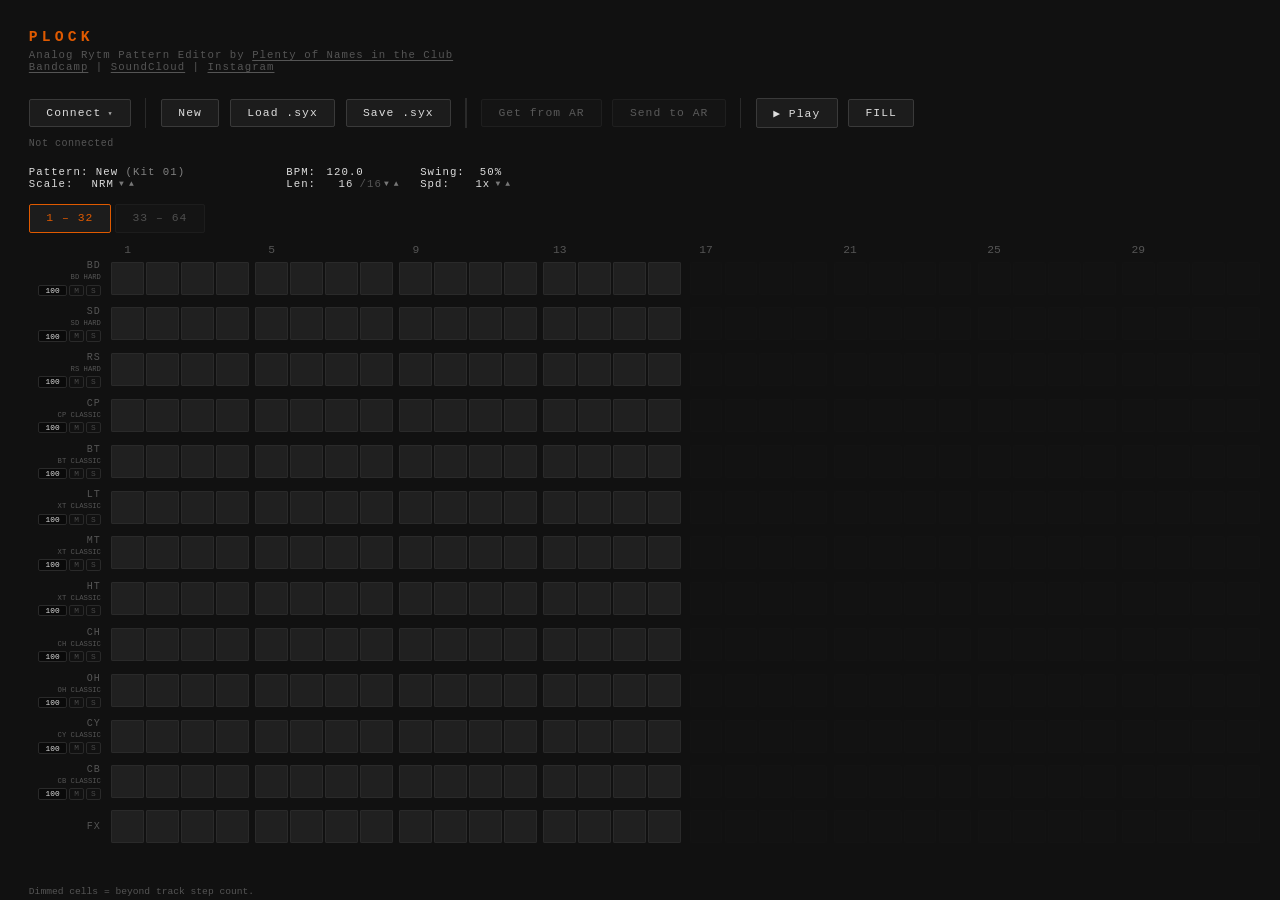
<file: index.html>
<!DOCTYPE html>
<html lang="en">
<head>
  <meta charset="UTF-8">
  <meta name="viewport" content="width=device-width, initial-scale=1.0">
  <meta name="robots" content="noindex, nofollow">
  <meta http-equiv="refresh" content="0; url=plock.html">
  <title>Plock — Analog Rytm Pattern Editor</title>
  <link rel="canonical" href="plock.html">
</head>
<body>
  <p>Redirecting to <a href="plock.html">PLOCK</a>&hellip;</p>
</body>
</html>
</file>
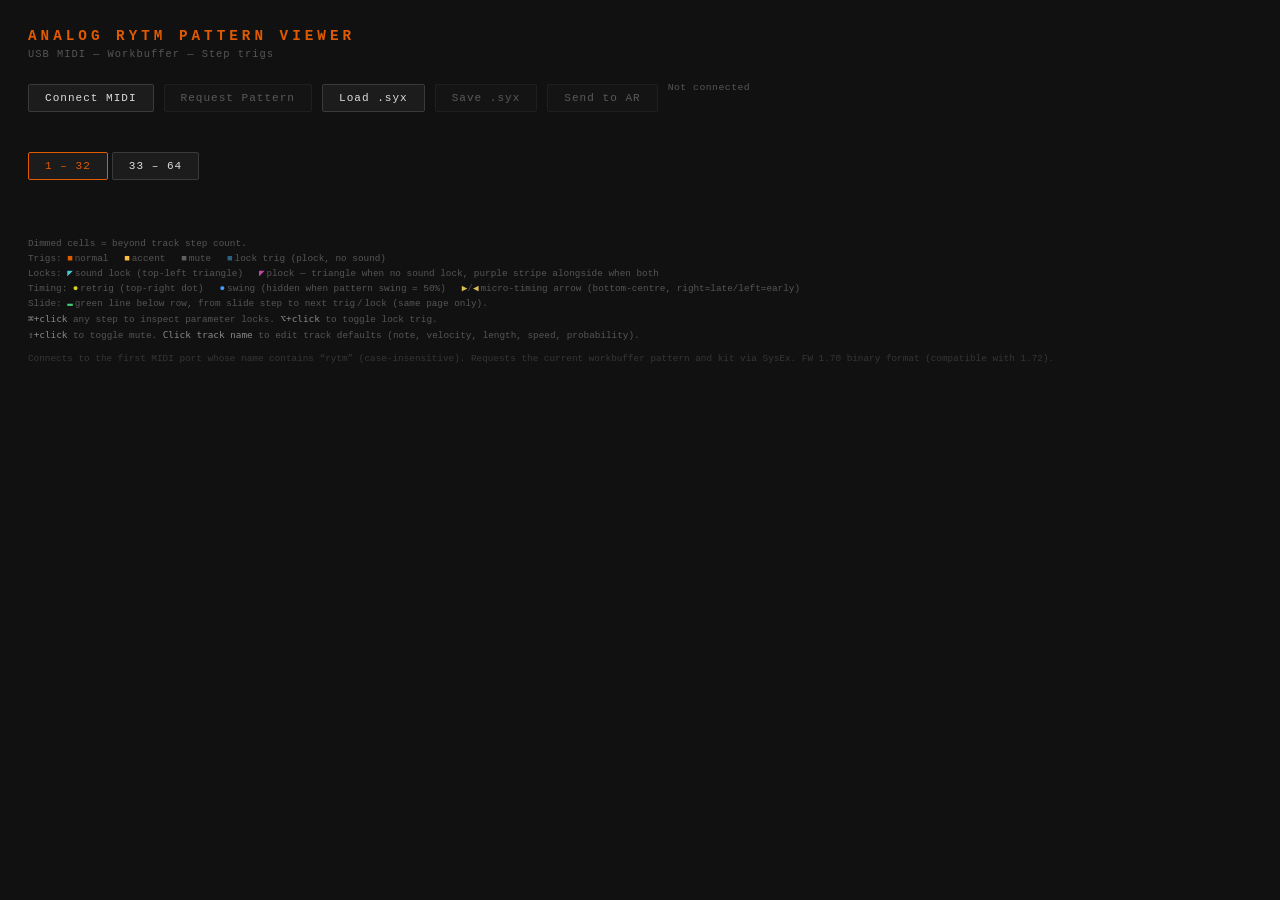
<file: pattern_viewer.html>
<!DOCTYPE html>
<html lang="en">
<head>
  <meta charset="UTF-8">
  <meta name="viewport" content="width=device-width, initial-scale=1.0">
  <title>Analog Rytm Pattern Viewer</title>
  <link rel="stylesheet" href="style.css">
</head>
<body>

  <h1>Analog Rytm Pattern Viewer</h1>
  <div class="subtitle">USB MIDI &mdash; Workbuffer &mdash; Step trigs</div>

  <div class="controls">
    <button id="btn-connect">Connect MIDI</button>
    <button id="btn-refresh" disabled>Request Pattern</button>
    <button id="btn-load-syx">Load .syx</button>
    <button id="btn-save-syx" disabled>Save .syx</button>
    <button id="btn-send" disabled>Send to AR</button>
    <input type="file" id="syx-file" accept=".syx" hidden>
    <div id="status">Not connected</div>
  </div>

  <div id="pattern-meta"></div>

  <div class="page-ctrl">
    <button id="btn-page0" class="page-btn active">1 &ndash; 32</button>
    <button id="btn-page1" class="page-btn">33 &ndash; 64</button>
  </div>

  <div id="grid-wrap">
    <div class="grid" id="grid"></div>
  </div>

  <div class="note">
    Dimmed cells = beyond track step count.<br>
    Trigs:
      <span style="color:#e05a00">&#9632;</span>&thinsp;normal &ensp;
      <span style="color:#ffbb44">&#9632;</span>&thinsp;accent &ensp;
      <span style="color:#606060">&#9632;</span>&thinsp;mute &ensp;
      <span style="color:#2a6080">&#9632;</span>&thinsp;lock trig (plock, no sound)<br>
    Locks:
      <span style="color:#44ccdd">&#9700;</span>&thinsp;sound lock (top-left triangle) &ensp;
      <span style="color:#cc44aa">&#9700;</span>&thinsp;plock — triangle when no sound lock, purple stripe alongside when both<br>
    Timing:
      <span style="color:#ddcc22">&#9679;</span>&thinsp;retrig (top-right dot) &ensp;
      <span style="white-space:nowrap"><span style="color:#4499ff">&#9679;</span>&thinsp;swing</span> (hidden when pattern swing = 50%) &ensp;
      <span style="color:rgba(255,220,100,0.85)">&#9654;</span>/<span style="color:rgba(255,220,100,0.85)">&#9664;</span>&thinsp;micro-timing arrow (bottom-centre, right=late/left=early)<br>
    Slide: <span style="color:#44cc77">&#9644;</span>&thinsp;green line below row, from slide step to next trig&thinsp;/&thinsp;lock (same page only).<br>
    <kbd style="color:#888">&#8984;+click</kbd> any step to inspect parameter locks.
    <kbd style="color:#888">&#8997;+click</kbd> to toggle lock trig.<br>
    <kbd style="color:#888">&#8679;+click</kbd> to toggle mute.
    <kbd style="color:#888">Click track name</kbd> to edit track defaults (note, velocity, length, speed, probability).
    <div style="margin-top:8px; opacity:0.55">
      Connects to the first MIDI port whose name contains &ldquo;rytm&rdquo; (case-insensitive).
      Requests the current workbuffer pattern and kit via SysEx. FW 1.70 binary format (compatible with 1.72).
      <div id="port-info"></div>
    </div>
  </div>

  <script src="ar-state.js"></script>
  <script src="ar-constants.js"></script>
  <script src="ar-sysex.js"></script>
  <script src="ar-editor.js"></script>
  <script src="ar-midi.js"></script>
  <script>
    AR.initUI();
    AR.midi.init();
  </script>
</body>
</html>
</file>
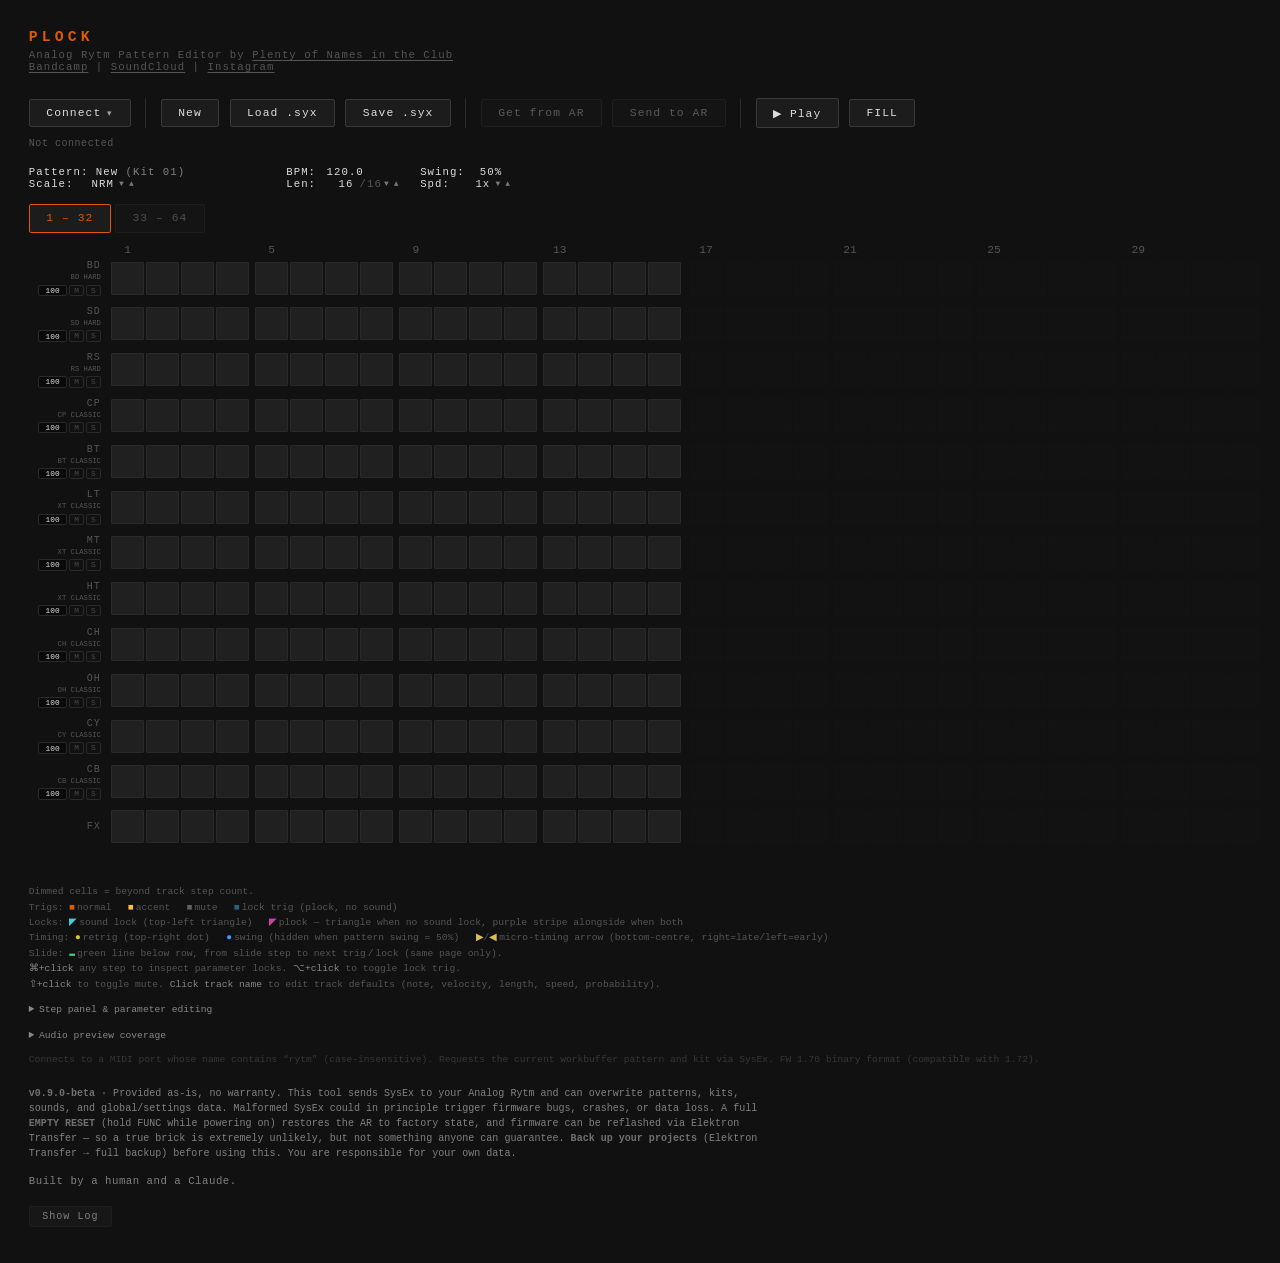
<file: plock.html>
<!DOCTYPE html>
<html lang="en">
<head>
  <meta charset="UTF-8">
  <meta name="viewport" content="width=device-width, initial-scale=1.0">
  <meta name="robots" content="noindex, nofollow">
  <title>Plock — Analog Rytm Pattern Editor</title>
  <link rel="stylesheet" href="style.css?v=37">
</head>
<body>

  <h1>Plock</h1>
  <div class="subtitle">Analog Rytm Pattern Editor by <a href="http://plentyofnam.es" target="_blank">Plenty of Names in the Club</a><br><span id="social-links"><a href="https://plentyofnames.bandcamp.com" target="_blank">Bandcamp</a> | <a href="https://soundcloud.com/plentyofnames" target="_blank">SoundCloud</a> | <a href="https://www.instagram.com/plentyofnames" target="_blank">Instagram</a></span></div>

  <div id="browser-warn" class="browser-warn" hidden></div>

  <div class="controls">
    <div class="connect-wrap">
      <button id="btn-connect"><span id="btn-connect-label">Connect</span><span class="chev">&#9662;</span></button>
      <div id="midi-picker" class="midi-picker" hidden></div>
    </div>
    <span class="ctrl-sep"></span>
    <button id="btn-new">New</button>
    <button id="btn-load-syx">Load .syx</button>
    <button id="btn-save-syx" disabled>Save .syx</button>
    <span class="ctrl-sep"></span>
    <button id="btn-refresh" disabled>Get from AR</button>
    <button id="btn-send" disabled>Send to AR</button>
    <span class="ctrl-sep"></span>
    <button id="btn-play" disabled>▶ Play</button>
    <button id="btn-fill" class="fill-btn" disabled>FILL</button>
    <input type="file" id="syx-file" accept=".syx" hidden>
  </div>
  <div id="status">Not connected</div>

  <div id="pattern-meta"></div>

  <div class="page-ctrl">
    <button id="btn-page0" class="page-btn active">1 &ndash; 32</button>
    <button id="btn-page1" class="page-btn">33 &ndash; 64</button>
  </div>

  <div id="grid-wrap">
    <div class="grid" id="grid"></div>
  </div>

  <div class="note">
    Dimmed cells = beyond track step count.<br>
    Trigs:
      <span style="color:#e05a00">&#9632;</span>&thinsp;normal &ensp;
      <span style="color:#ffbb44">&#9632;</span>&thinsp;accent &ensp;
      <span style="color:#606060">&#9632;</span>&thinsp;mute &ensp;
      <span style="color:#2a6080">&#9632;</span>&thinsp;lock trig (plock, no sound)<br>
    Locks:
      <span style="color:#44ccdd">&#9700;</span>&thinsp;sound lock (top-left triangle) &ensp;
      <span style="color:#cc44aa">&#9700;</span>&thinsp;plock — triangle when no sound lock, purple stripe alongside when both<br>
    Timing:
      <span style="color:#ddcc22">&#9679;</span>&thinsp;retrig (top-right dot) &ensp;
      <span style="white-space:nowrap"><span style="color:#4499ff">&#9679;</span>&thinsp;swing</span> (hidden when pattern swing = 50%) &ensp;
      <span style="color:rgba(255,220,100,0.85)">&#9654;</span>/<span style="color:rgba(255,220,100,0.85)">&#9664;</span>&thinsp;micro-timing arrow (bottom-centre, right=late/left=early)<br>
    Slide: <span style="color:#44cc77">&#9644;</span>&thinsp;green line below row, from slide step to next trig&thinsp;/&thinsp;lock (same page only).<br>
    <kbd style="color:#888">&#8984;+click</kbd> any step to inspect parameter locks.
    <kbd style="color:#888">&#8997;+click</kbd> to toggle lock trig.<br>
    <kbd style="color:#888">&#8679;+click</kbd> to toggle mute.
    <kbd style="color:#888">Click track name</kbd> to edit track defaults (note, velocity, length, speed, probability).
    <details style="margin-top:10px">
      <summary style="cursor:pointer; color:#888">Step panel &amp; parameter editing</summary>
      <div style="margin-top:6px; padding-left:10px; border-left:2px solid #2a2a2a">
        <b style="color:#aaa">Opening:</b> <kbd>&#8984;+click</kbd> a step to open its parameter panel.
        All SRC, SMPL, FLTR, AMP, and LFO parameters are shown with their current value &mdash;
        either a <b>plock</b> (per-step override) or the <b>kit default</b>.<br>
        <div style="margin-top:6px"><b style="color:#aaa">Sliders:</b>
          Drag left/right to set a plock value. The slider range always extends one tick past
          the maximum &mdash; dragging all the way to the right clears the plock and restores the
          <b>kit default</b> (shown as &ldquo;TRK&rdquo; for note, velocity, and sound lock parameters).
        </div>
        <div style="margin-top:4px"><b style="color:#aaa">Sound locks:</b>
          The SND slider only shows pool sounds that are actually saved on the AR.
          Slide to &ldquo;TRK&rdquo; to remove the sound lock and use the kit&rsquo;s track sound.
          Sound locks override the machine type and all kit defaults for that step.
        </div>
        <div style="margin-top:4px"><b style="color:#aaa">LFO destination:</b>
          The DST slider scrolls through all valid destinations (OFF, synth params with
          machine-specific names, sample, filter, and amp params).
          When a step has a sound lock, the synth param names reflect the locked sound&rsquo;s machine.
        </div>
        <div style="margin-top:4px"><b style="color:#aaa">Trig flags:</b>
          Toggle accent, mute, swing, slide, and retrig flags directly in the step panel.
          Retrig parameters (count, rate, length, velocity curve) appear when retrig is enabled.
        </div>
        <div style="margin-top:4px"><b style="color:#aaa">Track defaults:</b>
          Click a <b>track name</b> (BD, SD, &hellip;) to edit the default note, velocity, note length,
          track speed, and trig probability that apply to all steps without per-step overrides.
        </div>
      </div>
    </details>
    <details style="margin-top:10px">
      <summary style="cursor:pointer; color:#888">Audio preview coverage</summary>
      <div style="margin-top:6px; padding-left:10px; border-left:2px solid #2a2a2a">
        The built-in preview is a rough rhythmic sketch, not a hardware-accurate emulator.
        Voices are hand-rolled 909-flavour synthesis picked by machine type &mdash; they do <em>not</em>
        read the kit&rsquo;s filter, envelope, LFO, or SYN parameter bytes.
        <div style="margin-top:6px"><b style="color:#aaa">Audible:</b>
          machine type (per track or sound-locked), AMP volume &amp; pan (kit default / sound-lock default),
          trig enable / mute / accent, retrig (count, rate, length, &infin;), swing flag, micro-timing.
        </div>
        <div style="margin-top:4px"><b style="color:#aaa">Ignored:</b>
          all parameter locks (plocks), parameter slides, slide flag, note value &amp; length,
          filter / envelope / LFO settings, SYN parameters beyond machine selection,
          delay / reverb / distortion / compressor sends and FX, sample playback (SMP is silent).
        </div>
        <div style="margin-top:4px; opacity:0.75">
          Plock away freely &mdash; the hardware will play what you see, the preview just won&rsquo;t reflect those tweaks.
        </div>
      </div>
    </details>
    <div style="margin-top:8px; opacity:0.55">
      Connects to a MIDI port whose name contains &ldquo;rytm&rdquo; (case-insensitive).
      Requests the current workbuffer pattern and kit via SysEx. FW 1.70 binary format (compatible with 1.72).
    </div>
  </div>

  <div class="disclaimer">
    <b>v0.9.0-beta</b> &middot; Provided as-is, no warranty. This tool sends SysEx to your Analog Rytm and can overwrite patterns, kits, sounds, and global/settings data.
    Malformed SysEx could in principle trigger firmware bugs, crashes, or data loss.
    A full <b>EMPTY RESET</b> (hold <code>FUNC</code> while powering on) restores the AR to factory state, and firmware can be reflashed via Elektron Transfer &mdash; so a true brick is extremely unlikely, but not something anyone can guarantee.
    <b>Back up your projects</b> (Elektron Transfer &rarr; full backup) before using this. You are responsible for your own data.
  </div>
  <div class="credit">Built by a human and a Claude.</div>

  <button id="btn-log" class="log-toggle">Show Log</button>
  <div id="log-panel" class="log-panel" hidden></div>

  <script src="ar-state.js?v=35"></script>
  <script src="ar-constants.js?v=35"></script>
  <script src="ar-sysex.js?v=35"></script>
  <script src="ar-editor.js?v=35"></script>
  <script src="ar-midi.js?v=35"></script>
  <script src="ar-audio.js?v=35"></script>
  <script>
    if (window.self !== window.top && /plentyofnames\.github\.io|plentyofnam\.es/.test(document.referrer)) {
      var sl = document.getElementById('social-links');
      if (sl) sl.hidden = true;
    }
    AR.initUI();
    AR.midiInit();
    if (!AR.state.pattern.raw) {
      if (AR.loadSession()) {
        AR.setStatus('Session restored', 'ok');
      } else {
        AR.newPattern();
      }
    }
    AR.fitToWindow();
  </script>
</body>
</html>
</file>
<file: style.css>
:root {
  --bg:         #111;
  --surface:    #1c1c1c;
  --border:     #2a2a2a;
  --fg:         #ddd;
  --muted:      #555;
  --accent:     #e05a00;
  --trig-on:    #e05a00;
  --trig-off:   #202020;
  --step-size:  32px;
  --step-gap:   2px;
  --group-gap:  8px;
}
* { box-sizing: border-box; margin: 0; padding: 0; }
html { overflow-x: auto; background: var(--bg); }

body {
  background: var(--bg);
  color: var(--fg);
  font-family: 'Courier New', monospace;
  font-size: 13px;
  padding: 28px;
  min-height: 100vh;
  width: fit-content;
}

h1 {
  color: var(--accent);
  font-size: 1.1em;
  letter-spacing: 4px;
  text-transform: uppercase;
  margin-bottom: 4px;
}
.subtitle {
  color: var(--muted);
  font-size: 0.8em;
  letter-spacing: 1px;
  margin-bottom: 24px;
}
.subtitle a {
  color: var(--muted);
  text-decoration: underline;
  text-underline-offset: 2px;
}
.subtitle a:hover {
  color: var(--fg);
}

/* Controls */
.controls {
  display: flex;
  align-items: center;
  gap: 10px;
  margin-bottom: 16px;
  flex-wrap: wrap;
}
button {
  background: var(--surface);
  border: 1px solid #3a3a3a;
  color: var(--fg);
  padding: 7px 16px;
  cursor: pointer;
  font-family: inherit;
  font-size: 0.85em;
  letter-spacing: 1px;
  border-radius: 2px;
}
button:hover:not(:disabled) {
  border-color: var(--accent);
  color: var(--accent);
}
button:disabled { opacity: 0.35; cursor: default; }

.ctrl-sep { width: 1px; align-self: stretch; background: #2a2a2a; margin: 0 4px; }

.browser-warn {
  background: #2a1f0a;
  border: 1px solid #6b4a14;
  color: #e0b870;
  padding: 8px 14px;
  margin-bottom: 12px;
  border-radius: 2px;
  font-size: 0.8em;
  letter-spacing: 0.3px;
}
.browser-warn b { color: #ffcc66; }

.connect-wrap { position: relative; display: inline-block; }
#btn-connect .chev { margin-left: 6px; opacity: 0.7; font-size: 0.75em; }
#btn-connect.connected { border-color: #5cb85c; color: #5cb85c; }

.midi-picker {
  position: absolute;
  top: calc(100% + 4px);
  left: 0;
  z-index: 50;
  background: var(--surface);
  border: 1px solid #3a3a3a;
  border-radius: 2px;
  min-width: 200px;
  box-shadow: 0 4px 12px rgba(0,0,0,0.5);
  padding: 4px 0;
}
.midi-picker .pick-item {
  padding: 7px 14px;
  cursor: pointer;
  font-size: 0.85em;
  letter-spacing: 1px;
  white-space: nowrap;
  color: var(--fg);
}
.midi-picker .pick-item:hover { background: #2a2a2a; color: var(--accent); }
.midi-picker .pick-item.current { color: #5cb85c; }
.midi-picker .pick-item.pick-disconnect { color: #d9534f; }
.midi-picker .pick-item.pick-disconnect:hover { color: #ff6b60; }
.midi-picker .pick-sep { height: 1px; background: #2a2a2a; margin: 4px 0; }
.midi-picker .pick-empty { padding: 7px 14px; font-size: 0.8em; color: var(--muted); }
#btn-play.playing { border-color: #5cb85c; color: #5cb85c; }
#btn-fill.active  { border-color: #ffbb44; color: #ffbb44; }
/* Playhead: quick white flash that fades out over ~200 ms so successive
   steps leave a brief glowing trail as the pattern plays. */
.grid .step.playhead {
  box-shadow: inset 0 0 0 1px rgba(255,255,255,0.9), 0 0 6px rgba(255,255,255,0.35);
  position: relative;
}
.grid .step.playhead::after {
  content: '';
  position: absolute;
  inset: 0;
  background: rgba(255,255,255,0.55);
  pointer-events: none;
  border-radius: inherit;
  animation: step-flash 200ms ease-out forwards;
}
@keyframes step-flash {
  0%   { opacity: 1; }
  100% { opacity: 0; }
}

#status {
  font-size: 0.75em;
  color: var(--muted);
  letter-spacing: 0.5px;
  white-space: nowrap;
  overflow: hidden;
  text-overflow: ellipsis;
  margin: -6px 0 16px;
  min-height: 1em;
}
#status.ok  { color: #5cb85c; }
#status.err { color: #d9534f; }

/* Pattern meta info */
#pattern-meta {
  font-size: 0.8em;
  color: var(--muted);
  margin-bottom: 14px;
  letter-spacing: 1px;
  min-height: 1em;
}
#pattern-meta span { color: var(--fg); }
.meta-val.editable { cursor: pointer; padding: 0 3px; border-radius: 1px; }
.meta-val.editable:hover { background: rgba(255,255,255,0.08); }
.meta-input {
  width: 48px; background: #0a0a0a; border: 1px solid var(--accent);
  color: var(--fg); font-family: inherit; font-size: 1em;
  padding: 1px 3px; outline: none; border-radius: 1px;
}
#pattern-meta .meta-arrow {
  cursor: pointer; user-select: none; padding: 0 2px;
  color: #777; font-size: 0.75em; vertical-align: middle;
}
#pattern-meta .meta-arrow:hover { color: var(--accent); }
#pattern-meta .meta-line { display: block; }
#pattern-meta .meta-line > span { display: inline-block; min-width: 130px; }
#pattern-meta .meta-line > span:first-child { min-width: 250px; }
#pattern-meta .meta-suffix { color: var(--muted); }
#pattern-meta .meta-val { display: inline-block; min-width: 32px; text-align: right; margin-right: 3px; }
#pattern-meta .meta-slider {
  -webkit-appearance: none; appearance: none;
  width: 40px; height: 4px; background: #333; border-radius: 2px;
  outline: none; vertical-align: middle; margin: 0 2px; cursor: pointer;
}
#pattern-meta .meta-slider::-webkit-slider-thumb {
  -webkit-appearance: none; width: 10px; height: 10px;
  background: var(--accent); border-radius: 50%; cursor: pointer;
}
.track-settings-panel .ts-separator {
  width: 1px; height: 1em; background: var(--border); margin: 0 4px;
}
.track-settings-panel .ts-arrow {
  cursor: pointer; user-select: none; padding: 0;
  color: #777; font-size: 0.75em; vertical-align: middle;
}
.track-settings-panel .ts-arrow:hover { color: var(--accent); }
.track-settings-panel .ts-suffix { color: var(--muted); font-size: 0.85em; }

/* Grid */
#grid-wrap { padding-bottom: 8px; }

.grid {
  display: inline-block;
  white-space: nowrap;
}

/* Step-number ruler */
.ruler-row {
  display: flex;
  align-items: center;
  margin-bottom: 4px;
}
.track-label-space {
  flex: 0 0 80px;
}
.ruler-groups {
  display: flex;
  gap: var(--group-gap);
}
.ruler-group {
  display: flex;
  gap: 6px;
}
.ruler-beat {
  display: flex;
  gap: var(--step-gap);
}
.ruler-num {
  width: var(--step-size);
  text-align: center;
  font-size: 11px;
  color: var(--muted);
  line-height: 1;
}

/* Track rows */
.track-row {
  display: flex;
  align-items: center;
  margin-bottom: 10px;
}
.track-label {
  flex: 0 0 80px;
  display: flex;
  flex-direction: column;
  align-items: flex-end;
  justify-content: center;
  padding-right: 10px;
  gap: 2px;
  font-size: 0.75em;
  color: var(--muted);
  letter-spacing: 1px;
}
.track-meta {
  font-size: 0.82em;
  color: #444;
  letter-spacing: 0;
}
.track-machine {
  font-size: 0.72em;
  color: #555;
}
/* Per-track preview mute / solo buttons (M / S) — session-only state,
   never written to pattern data. */
.track-ms {
  display: flex;
  gap: 2px;
  margin-top: 1px;
}
.track-ms-btn {
  font-size: 0.78em;
  padding: 0 4px;
  border-radius: 2px;
  border: 1px solid #2a2a2a;
  color: #4a4a4a;
  cursor: pointer;
  letter-spacing: 0;
  user-select: none;
  line-height: 1.2;
}
.track-ms-btn:hover { color: #aaa; border-color: #555; }
.track-level {
  width: 28px;
  background: #0a0a0a;
  border: 1px solid #2a2a2a;
  color: var(--fg);
  font-family: inherit;
  font-size: 0.78em;
  padding: 0 1px;
  border-radius: 2px;
  text-align: center;
  outline: none;
  -moz-appearance: textfield;
}
.track-level::-webkit-inner-spin-button,
.track-level::-webkit-outer-spin-button { -webkit-appearance: none; margin: 0; }
.track-level:focus { border-color: var(--accent); }
.track-mute.on {
  color: #ff8070;
  border-color: #6b2520;
  background: rgba(255,80,70,0.14);
}
.track-solo.on {
  color: #ffbb44;
  border-color: #6b4a14;
  background: rgba(255,180,50,0.14);
}
/* Dim a row's steps (but not its label / M/S buttons) when it won't be
   heard in the preview — muted, or another track is soloed. */
.track-row.track-dim .steps-outer { opacity: 0.35; }
.track-row.panel-target {
  background: #131a20;
  box-shadow: inset 0 0 0 1px #2a4a6a;
  border-radius: 0 0 2px 2px;
  padding: 8px 0;
  margin-bottom: 5px;
}
.track-settings-panel {
  background: #131a20;
  border: 1px solid #2a4a6a;
  border-bottom: none;
  border-radius: 2px 2px 0 0;
  padding: 8px 6px;
  margin-bottom: 0;
  font-size: 0.8em;
  display: flex;
  gap: 16px;
  align-items: center;
  flex-wrap: wrap;
}
/* When step panel is above, track settings loses top rounding and gets a divider */
.step-panel + .track-settings-panel {
  border-radius: 0;
  border-top: 1px solid #2a4a6a;
}
.track-settings-panel .ts-title {
  color: var(--accent);
  font-weight: bold;
  letter-spacing: 1px;
  min-width: 68px;
}
.track-settings-panel .ts-close {
  margin-left: auto;
  color: #446;
  font-size: 1.1em;
  cursor: pointer;
  line-height: 1;
  padding: 0 2px;
}
.track-settings-panel .ts-close:hover { color: var(--fg); }
.track-settings-panel .ts-group {
  display: flex;
  gap: 4px;
  align-items: center;
}
.track-settings-panel .ts-lbl {
  color: var(--muted);
  font-size: 0.85em;
  margin-right: 4px;
}
.track-settings-panel .ts-val {
  display: inline-block;
  min-width: 32px;
  text-align: right;
  color: var(--fg);
  cursor: pointer;
  padding: 1px 3px 1px 4px;
  border-radius: 1px;
}
.track-settings-panel .ts-val:hover {
  background: rgba(255,255,255,0.08);
}
.track-settings-panel .ts-input {
  width: 40px; background: #0a0a0a; border: 1px solid var(--accent);
  color: var(--fg); font-family: inherit; font-size: 1em;
  padding: 1px 3px; outline: none; border-radius: 1px;
}
.track-settings-panel .ts-flag {
  cursor: pointer;
  padding: 1px 3px;
  border-radius: 1px;
  color: #555;
  font-size: 0.9em;
}
.track-settings-panel .ts-flag.on { color: #e05a00; }
.track-settings-panel .ts-flag:hover { color: var(--fg); }
.track-steps {
  display: flex;
  gap: var(--group-gap);
}
.step-group {
  display: flex;
  gap: 6px;
}

.step {
  width: var(--step-size);
  height: var(--step-size);
  border-radius: 1px;
  background: var(--trig-off);
  border: 1px solid #2a2a2a;
  cursor: pointer;
  flex-shrink: 0;
  position: relative;
}
.step.on {
  background: var(--trig-on);
  border-color: #ff7722;
  box-shadow: 0 0 5px rgba(224, 90, 0, 0.4);
}
/* Accented trig: bright amber */
.step.on.accent {
  background: #ffbb44;
  border-color: #ffdd77;
  box-shadow: 0 0 6px rgba(255, 187, 68, 0.5);
}
/* Muted trig: grey — programmed but won't fire */
.step.on.mute {
  background: #404040;
  border-color: #606060;
  box-shadow: none;
}
/* Steps beyond track length are dimmed */
.step.inactive {
  opacity: 0.08;
}
/* Trigs beyond track length: even darker to flag them */
.step.inactive.on, .step.inactive.lock-trig {
  opacity: 0.04;
}
/* Trig modifier dots */
.trig-dot {
  position: absolute;
  width: 7px;
  height: 7px;
  border-radius: 50%;
  pointer-events: none;
}
/* Retrig — top-right; dark ring keeps it visible on bright accent steps */
.trig-dot.retrig { top:  2px; right: 2px; background: #ddcc22;
                   box-shadow: 0 0 0 1px rgba(0,0,0,0.45); }
/* Swing — stacked just below retrig in top-right */
.trig-dot.swing  { top: 12px; right: 2px; background: #4499ff;
                   box-shadow: 0 0 0 1px rgba(0,0,0,0.35); }

/* UTIME arrow — bottom-centre of step, points right (late) or left (early) */
.utime-arrow {
  position: absolute;
  bottom: 3px;
  left: 50%;
  transform: translateX(-50%);
  width: 0; height: 0;
  pointer-events: none;
}
.utime-arrow.late  { border-top: 5px solid transparent;
                     border-bottom: 5px solid transparent;
                     border-left:  7px solid rgba(255,255,255,0.9); }
.utime-arrow.early { border-top: 5px solid transparent;
                     border-bottom: 5px solid transparent;
                     border-right: 7px solid rgba(255,255,255,0.9); }

/* Lock trig: parameter lock present, but no sound trigger */
.step.lock-trig {
  background: #0e1f2a;
  border-color: #2a6080;
  box-shadow: 0 0 3px rgba(42, 96, 128, 0.35);
}
/* Upper-left corner indicators — sound-lock (cyan) takes the triangle;
   plock (purple) takes the triangle when no sound-lock, or a stripe when both. */
.step.has-sound-lock::before,
.step.has-plock:not(.has-sound-lock)::before {
  content: '';
  position: absolute;
  top: 0; left: 0;
  width: 0; height: 0;
  border-style: solid;
  border-width: 10px 10px 0 0;
  border-color: #44ccdd transparent transparent transparent; /* cyan default */
}
.step.has-plock:not(.has-sound-lock)::before {
  border-color: #cc44aa transparent transparent transparent; /* purple when no snd-lock */
}
/* Both active: purple diagonal stripe extending the sound-lock triangle's hypotenuse */
.step.has-plock.has-sound-lock::after {
  content: '';
  position: absolute;
  top: 0; left: 0;
  width: 20px; height: 20px;
  background: #cc44aa;
  clip-path: polygon(10px 0, 18px 0, 0 18px, 0 10px);
}
/* Sound lock machine mismatch — yellow triangle border */
.step.snd-mismatch::before {
  border-color: #cc9900 transparent transparent transparent !important;
}

/* Beat groups — 4-step sub-groups within each 16-step group */
.beat-group {
  display: flex;
  gap: var(--step-gap);
  border-radius: 2px;
}
/* Note length bar — 2 px strip along step bottom, width ∝ note length */
.note-len-bar {
  position: absolute;
  bottom: 0; left: 0;
  height: 2px;
  background: rgba(0, 0, 0, 0.38);  /* dark — readable on orange/amber trigs */
  pointer-events: none;
}
.note-len-bar.inf {
  width: 100%;
  background: rgba(0, 0, 0, 0.18);
}
/* Inspected step: ring around the cell */
.step.inspected {
  box-shadow: 0 0 0 2px #cc44aa !important;
  z-index: 1;
}
/* Outer wrapper for steps — provides positioning context for slide lines */
.steps-outer {
  position: relative;
}
/* Master-length boundary line in advanced mode (one per row, stacked) */
.master-len-marker {
  position: absolute;
  top: -1px;
  bottom: -1px;
  width: 1px;
  background: rgba(255, 220, 100, 0.55);
  pointer-events: none;
}
/* Slide connector line drawn below the step boxes */
.slide-line {
  position: absolute;
  top: 34px;
  height: 2px;
  background: #44cc77;
  border-radius: 1px;
  pointer-events: none;
}

/* Page toggle */
.page-ctrl {
  display: flex;
  gap: 4px;
  margin-bottom: 12px;
}
.page-btn.active {
  border-color: var(--accent);
  color: var(--accent);
}

/* Group separator lines */
.group-sep {
  width: 1px;
  height: var(--step-size);
  background: #2a2a2a;
  flex-shrink: 0;
  align-self: center;
}

.note {
  margin-top: 22px;
  font-size: 0.72em;
  color: var(--muted);
  line-height: 1.6;
}
.note a { color: #666; }

/* ── Step inspector panel ──────────────────────────────────────────────── */

.step-panel {
  display: flex;
  flex-direction: column;
  gap: 6px;
  background: #131a20;
  border: 1px solid #2a4a6a;
  border-bottom: none;
  border-radius: 2px 2px 0 0;
  padding: 8px 6px;
  margin-bottom: 0;
  white-space: normal;
}

.sp-header {
  display: flex;
  justify-content: space-between;
  align-items: center;
  font-size: 0.8em;
  color: var(--accent);
  font-weight: bold;
  letter-spacing: 1px;
  padding-bottom: 4px;
  border-bottom: 1px solid #1e2e3a;
}
.sp-close {
  background: none;
  border: none;
  color: #446;
  font-size: 1.1em;
  padding: 0 2px;
  cursor: pointer;
  line-height: 1;
  letter-spacing: 0;
}
.sp-close:hover { color: var(--fg); border: none; }

.sp-sections {
  display: flex;
  gap: 6px;
  overflow-x: auto;
  padding-bottom: 2px;
}

/* Individual section box */
.sp-sec {
  flex-shrink: 0;
  background: #161e26;
  border: 1px solid #1e2e3a;
  border-radius: 2px;
  padding: 5px 7px;
}
.sp-sec-head {
  font-size: 0.62em;
  color: #446688;
  letter-spacing: 2px;
  text-align: center;
  margin-bottom: 5px;
  text-transform: uppercase;
}

/* Flags column */
.sp-flags {
  display: flex;
  flex-direction: column;
  gap: 3px;
}
.sp-flag {
  font-size: 0.68em;
  padding: 2px 6px;
  border: 1px solid #1e2e3a;
  border-radius: 1px;
  color: #334;
  text-align: center;
  letter-spacing: 1px;
  min-width: 34px;
  cursor: pointer;
  user-select: none;
}
.sp-flag.on {
  color: var(--accent);
  border-color: #703000;
  background: #1a0e00;
}

/* Parameter rows */
.sp-params {
  display: flex;
  flex-direction: column;
  gap: 3px;
}
.sp-param {
  display: flex;
  align-items: baseline;
  gap: 5px;
}
.sp-lbl {
  font-size: 0.65em;
  color: #446;
  text-align: right;
  letter-spacing: 0.5px;
  min-width: 28px;
}
.sp-val {
  font-size: 0.78em;
  color: var(--fg);
  min-width: 26px;
}
.sp-val.locked {
  color: #cc44aa;
}
.sp-val.editable {
  cursor: pointer;
  user-select: none;
  padding: 0 3px;
  border-radius: 1px;
}
.sp-val.editable:hover {
  background: rgba(255,255,255,0.06);
}
/* Slider + number editor row */
.sp-editor {
  display: flex;
  align-items: center;
  gap: 5px;
  min-width: 160px;
}
.sp-editor input[type="range"] {
  flex: 1;
  height: 3px;
  min-width: 80px;
  accent-color: #cc44aa;
  cursor: pointer;
}
.sp-editor input[type="number"] {
  width: 42px;
  background: #0a0a0a;
  color: var(--fg);
  border: 1px solid #334;
  border-radius: 1px;
  font: inherit;
  font-size: 0.9em;
  padding: 1px 3px;
  outline: none;
  text-align: right;
  -moz-appearance: textfield;
}
.sp-editor input[type="number"]:focus {
  border-color: #cc44aa;
}
.sp-editor input[type="number"]::-webkit-inner-spin-button,
.sp-editor input[type="number"]::-webkit-outer-spin-button {
  -webkit-appearance: none;
  margin: 0;
}
.sp-editor .sp-disp {
  font-size: 0.85em;
  color: #889;
  min-width: 24px;
  white-space: nowrap;
}

/* SYN/SMP/ENV/LFO flag row inside TRIG section */
.sp-sw-row {
  display: flex;
  gap: 3px;
  margin-top: 3px;
}
.sp-sw-row .sp-flag {
  min-width: 26px;
  font-size: 0.63em;
}

/* ─── Credit line ────────────────────────────────────────────────────────── */
.credit {
  margin-top: 14px;
  font-size: 0.8em;
  opacity: 0.55;
  letter-spacing: 0.5px;
}
.disclaimer {
  margin-top: 18px;
  max-width: 720px;
  font-size: 0.75em;
  opacity: 0.55;
  line-height: 1.5;
}
.disclaimer b {
  opacity: 0.85;
}

/* ─── Log panel ──────────────────────────────────────────────────────────── */
.log-toggle {
  display: block;
  margin: 18px 0 4px;
  font-size: 0.75em;
  padding: 4px 12px;
  position: relative;
  opacity: 0.55;
  border-color: var(--border);
}
.log-toggle:hover {
  opacity: 0.85;
}
.log-toggle.log-has-errors::after {
  content: '';
  position: absolute;
  top: 3px;
  right: 3px;
  width: 7px;
  height: 7px;
  border-radius: 50%;
  background: #d9534f;
}
.log-panel {
  max-height: 200px;
  overflow-y: auto;
  background: var(--surface);
  border: 1px solid var(--border);
  border-radius: 2px;
  padding: 6px 10px;
  margin-bottom: 18px;
  font-size: 0.72em;
  line-height: 1.5;
}
.log-entry     { color: var(--muted); white-space: pre; }
.log-entry.ok  { color: #5cb85c; }
.log-entry.err { color: #d9534f; }
</file>
